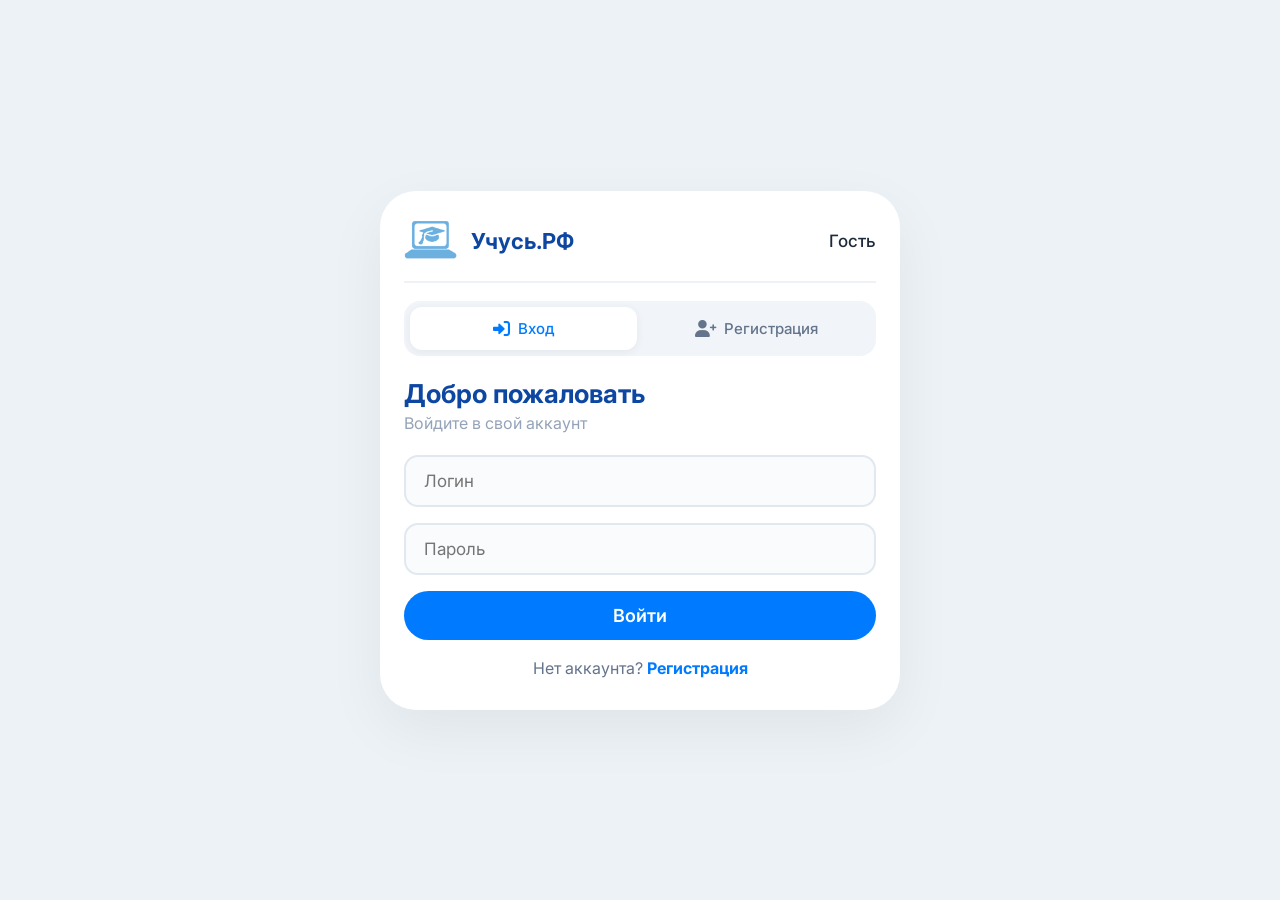
<file: index.html>
<!DOCTYPE html>
<html lang="ru">

<head>
    <meta charset="UTF-8" />
    <meta name="viewport" content="width=device-width, initial-scale=1.0" />
    <title>Вход — Учусь.РФ</title>
    <link rel="preconnect" href="https://fonts.googleapis.com" />
    <link rel="preconnect" href="https://fonts.gstatic.com" crossorigin />
    <link
        href="https://fonts.googleapis.com/css2?family=Inter:opsz,wght@14..32,400;14..32,500;14..32,600;14..32,700&display=swap"
        rel="stylesheet" />
    <link rel="stylesheet" href="https://cdnjs.cloudflare.com/ajax/libs/font-awesome/6.0.0-beta3/css/all.min.css" />
    <link rel="stylesheet" href="style.css" />
</head>

<body>
    <div id="app">
        <header class="topbar">
            <div class="logo">
                <img src="./img/students_corner.png" alt="Учусь.РФ"
                    style="height:44px; width:auto; border-radius:10px;" />
                <span>Учусь.РФ</span>
            </div>
            <div class="topbar-right">
                <span id="userName">Гость</span>
            </div>
        </header>

        <nav class="main-nav" id="mainNav">
            <a href="index.html" class="nav-link active" id="navLogin"><i class="fas fa-sign-in-alt"></i> Вход</a>
            <a href="register.html" class="nav-link" id="navRegister"><i class="fas fa-user-plus"></i> Регистрация</a>
            <a href="cabinet.html" class="nav-link" id="navRequests" style="display:none;"><i
                    class="fas fa-file-alt"></i> Заявки</a>
            <a href="new-request.html" class="nav-link" id="navNewRequest" style="display:none;"><i
                    class="fas fa-plus-circle"></i> Новая</a>
        </nav>

        <div class="page-head">
            <h2>Добро пожаловать</h2>
            <p>Войдите в свой аккаунт</p>
        </div>

        <form id="loginForm" class="auth-form">
            <div class="field">
                <input type="text" id="loginUser" placeholder="Логин" />
                <div class="error" id="loginError">Неверный логин или пароль</div>
            </div>
            <div class="field">
                <input type="password" id="loginPass" placeholder="Пароль" />
            </div>
            <button type="submit" class="btn primary">Войти</button>
        </form>

        <div class="switch">
            <a href="register.html" class="link">Нет аккаунта? <strong>Регистрация</strong></a>
        </div>

        <div id="toastContainer"></div>
    </div>

    <script src="main.js"></script>
</body>

</html>
</file>
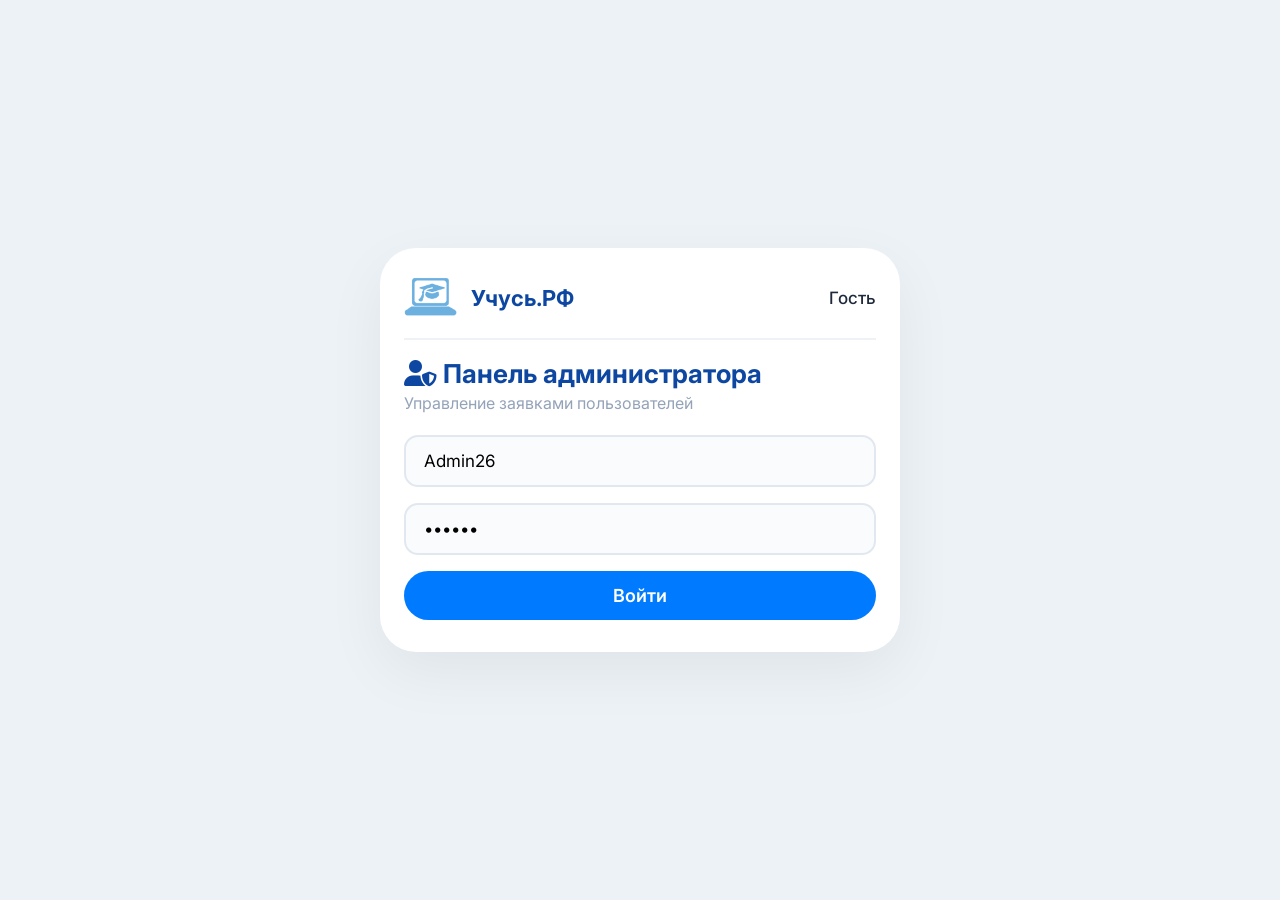
<file: admin.html>
<!DOCTYPE html>
<html lang="ru">

<head>
    <meta charset="UTF-8" />
    <meta name="viewport" content="width=device-width, initial-scale=1.0" />
    <title>Админ-панель — Учусь.РФ</title>
    <link rel="preconnect" href="https://fonts.googleapis.com" />
    <link rel="preconnect" href="https://fonts.gstatic.com" crossorigin />
    <link
        href="https://fonts.googleapis.com/css2?family=Inter:opsz,wght@14..32,400;14..32,500;14..32,600;14..32,700&display=swap"
        rel="stylesheet" />
    <link rel="stylesheet" href="https://cdnjs.cloudflare.com/ajax/libs/font-awesome/6.0.0-beta3/css/all.min.css" />
    <link rel="stylesheet" href="style.css" />
</head>

<body>
    <div id="app">
        <header class="topbar">
            <div class="logo">
                <img src="./img/students_corner.png" alt="Учусь.РФ"
                    style="height:44px; width:auto; border-radius:10px;" />
                <span>Учусь.РФ</span>
            </div>
            <div class="topbar-right">
                <span id="userName">Гость</span>
            </div>
        </header>

        <div class="page-head">
            <h2><i class="fas fa-user-shield"></i> Панель администратора</h2>
            <p>Управление заявками пользователей</p>
        </div>

        <div id="adminLoginBox">
            <form id="adminLoginForm" class="auth-form">
                <div class="field">
                    <input type="text" id="adminUser" value="Admin26" placeholder="Логин" />
                </div>
                <div class="field">
                    <input type="password" id="adminPass" value="Demo20" placeholder="Пароль" />
                </div>
                <button type="submit" class="btn primary">Войти</button>
                <div id="adminErrorMsg"
                    style="color:#dc3545; font-size:14px; margin-top:8px; text-align:center; font-weight:500; display:none;">
                </div>
            </form>
        </div>

        <div id="adminPanel" style="display:none;">
            <div class="admin-tools">
                <select id="adminFilter">
                    <option value="all">Все статусы</option>
                    <option value="Новая">Новая</option>
                    <option value="Идет обучение">Идет обучение</option>
                    <option value="Обучение завершено">Обучение завершено</option>
                </select>
                <select id="adminSort">
                    <option value="date-desc">Сначала новые</option>
                    <option value="date-asc">Сначала старые</option>
                    <option value="status">По статусу</option>
                </select>
                <button class="btn danger" id="adminLogoutBtn">Выйти</button>
            </div>
            <div id="adminRequestsList"></div>
            <div class="pagination" id="adminPagination"></div>
        </div>

        <div id="toastContainer"></div>
    </div>

    <script src="admin.js"></script>
</body>

</html>
</file>
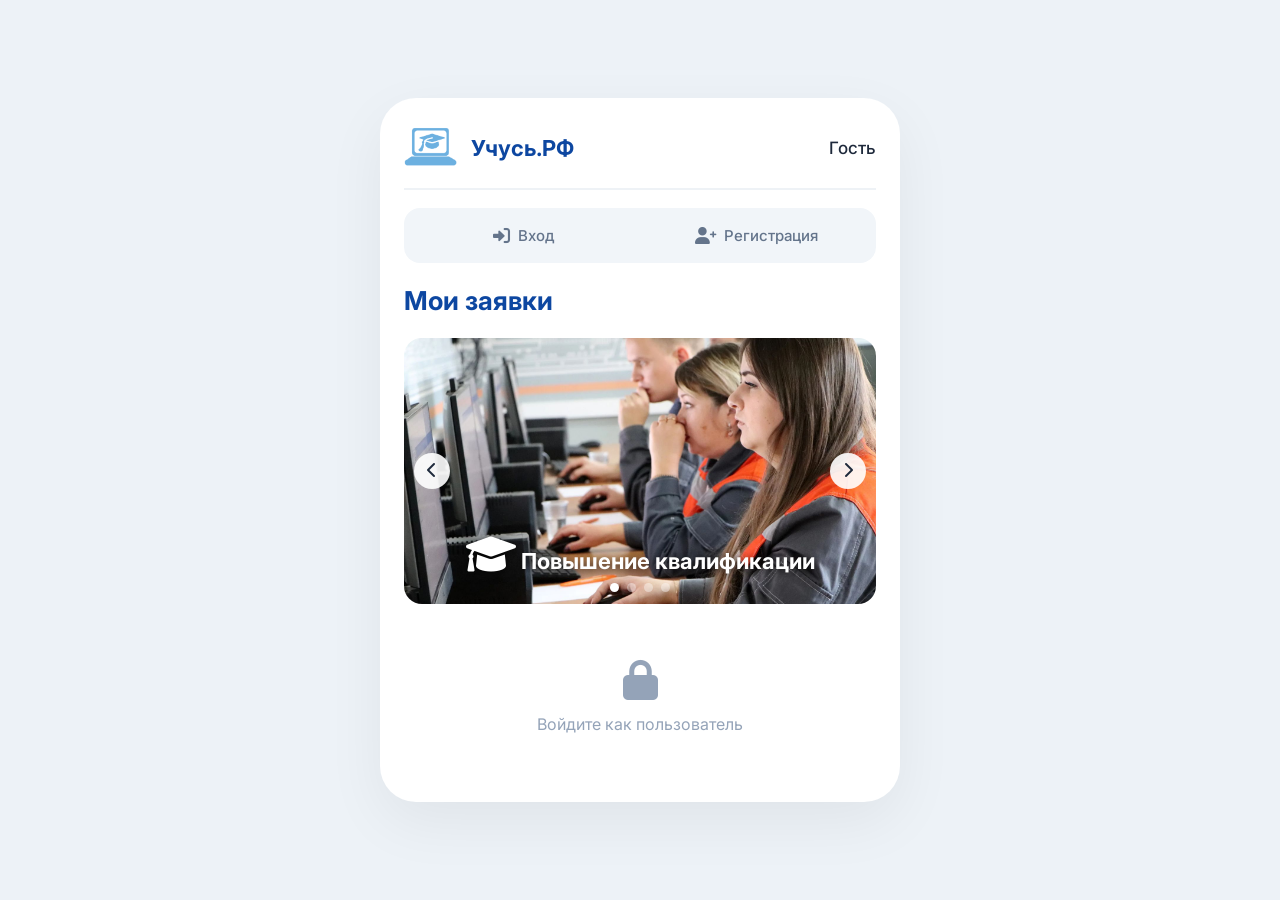
<file: cabinet.html>
<!DOCTYPE html>
<html lang="ru">

<head>
    <meta charset="UTF-8" />
    <meta name="viewport" content="width=device-width, initial-scale=1.0" />
    <title>Мои заявки — Учусь.РФ</title>
    <link rel="preconnect" href="https://fonts.googleapis.com" />
    <link rel="preconnect" href="https://fonts.gstatic.com" crossorigin />
    <link
        href="https://fonts.googleapis.com/css2?family=Inter:opsz,wght@14..32,400;14..32,500;14..32,600;14..32,700&display=swap"
        rel="stylesheet" />
    <link rel="stylesheet" href="https://cdnjs.cloudflare.com/ajax/libs/font-awesome/6.0.0-beta3/css/all.min.css" />
    <link rel="stylesheet" href="style.css" />
</head>

<body>
    <div id="app">
        <header class="topbar">
            <div class="logo">
                <img src="./img/students_corner.png" alt="Учусь.РФ"
                    style="height:44px; width:auto; border-radius:10px;" />
                <span>Учусь.РФ</span>
            </div>
            <div class="topbar-right">
                <span id="userName">Гость</span>
                <button id="logoutBtn" class="btn-icon" style="display:none;">
                    <i class="fas fa-sign-out-alt"></i>
                </button>
            </div>
        </header>

        <nav class="main-nav" id="mainNav">
            <a href="index.html" class="nav-link" id="navLogin"><i class="fas fa-sign-in-alt"></i> Вход</a>
            <a href="register.html" class="nav-link" id="navRegister"><i class="fas fa-user-plus"></i> Регистрация</a>
            <a href="cabinet.html" class="nav-link active" id="navRequests" style="display:none;"><i
                    class="fas fa-file-alt"></i> Заявки</a>
            <a href="new-request.html" class="nav-link" id="navNewRequest" style="display:none;"><i
                    class="fas fa-plus-circle"></i> Новая</a>
        </nav>

        <div class="page-head">
            <h2>Мои заявки</h2>
        </div>

        <!-- СЛАЙДЕР -->
        <div class="slider" id="mainSlider">
            <div class="slider-track" id="sliderTrack">
                <div class="slide s1"
                    style="background-image: url('./img/course_1.jpg'); background-size: cover; background-position: center; position:relative;">
                    <div
                        style="position:absolute; bottom:30px; left:0; right:0; text-align:center; color:#fff; font-size:22px; font-weight:700; text-shadow: 0 2px 10px rgba(0,0,0,0.8);">
                        <i class="fas fa-graduation-cap"></i> Повышение квалификации
                    </div>
                </div>
                <div class="slide s2"
                    style="background-image: url('./img/88-gHQq11R0.jpg'); background-size: cover; background-position: center; position:relative;">
                    <div
                        style="position:absolute; bottom:30px; left:0; right:0; text-align:center; color:#fff; font-size:22px; font-weight:700; text-shadow: 0 2px 10px rgba(0,0,0,0.8);">
                        <i class="fas fa-chalkboard-user"></i> Профпереподготовка
                    </div>
                </div>
                <div class="slide s3"
                    style="background-image: url('./img/6410690722451365045.jpg'); background-size: cover; background-position: center; position:relative;">
                    <div
                        style="position:absolute; bottom:30px; left:0; right:0; text-align:center; color:#fff; font-size:22px; font-weight:700; text-shadow: 0 2px 10px rgba(0,0,0,0.8);">
                        <i class="fas fa-hard-hat"></i> Охрана труда
                    </div>
                </div>
                <div class="slide s4"
                    style="background-image: url('./img/1678694971_sa.jpg'); background-size: cover; background-position: center; position:relative;">
                    <div
                        style="position:absolute; bottom:30px; left:0; right:0; text-align:center; color:#fff; font-size:22px; font-weight:700; text-shadow: 0 2px 10px rgba(0,0,0,0.8);">
                        <i class="fas fa-certificate"></i> Сертификация
                    </div>
                </div>
            </div>
            <button class="slider-btn prev" id="sliderPrev"><i class="fas fa-chevron-left"></i></button>
            <button class="slider-btn next" id="sliderNext"><i class="fas fa-chevron-right"></i></button>
            <div class="slider-dots" id="sliderDots"></div>
        </div>

        <div id="requestsList">
            <div class="empty"><i class="fas fa-inbox"></i>
                <p>У вас пока нет заявок</p>
            </div>
        </div>

        <div id="reviewBlock" style="display:none;">
            <hr />
            <h3>Оставить отзыв</h3>
            <div class="review-box">
                <textarea id="reviewText" placeholder="Напишите отзыв о курсе..." rows="3"></textarea>
                <button class="btn success" id="submitReview">Отправить отзыв</button>
                <div id="reviewMsg" class="hint"></div>
            </div>
        </div>

        <div id="toastContainer"></div>
    </div>

    <script src="main.js"></script>
</body>

</html>
</file>
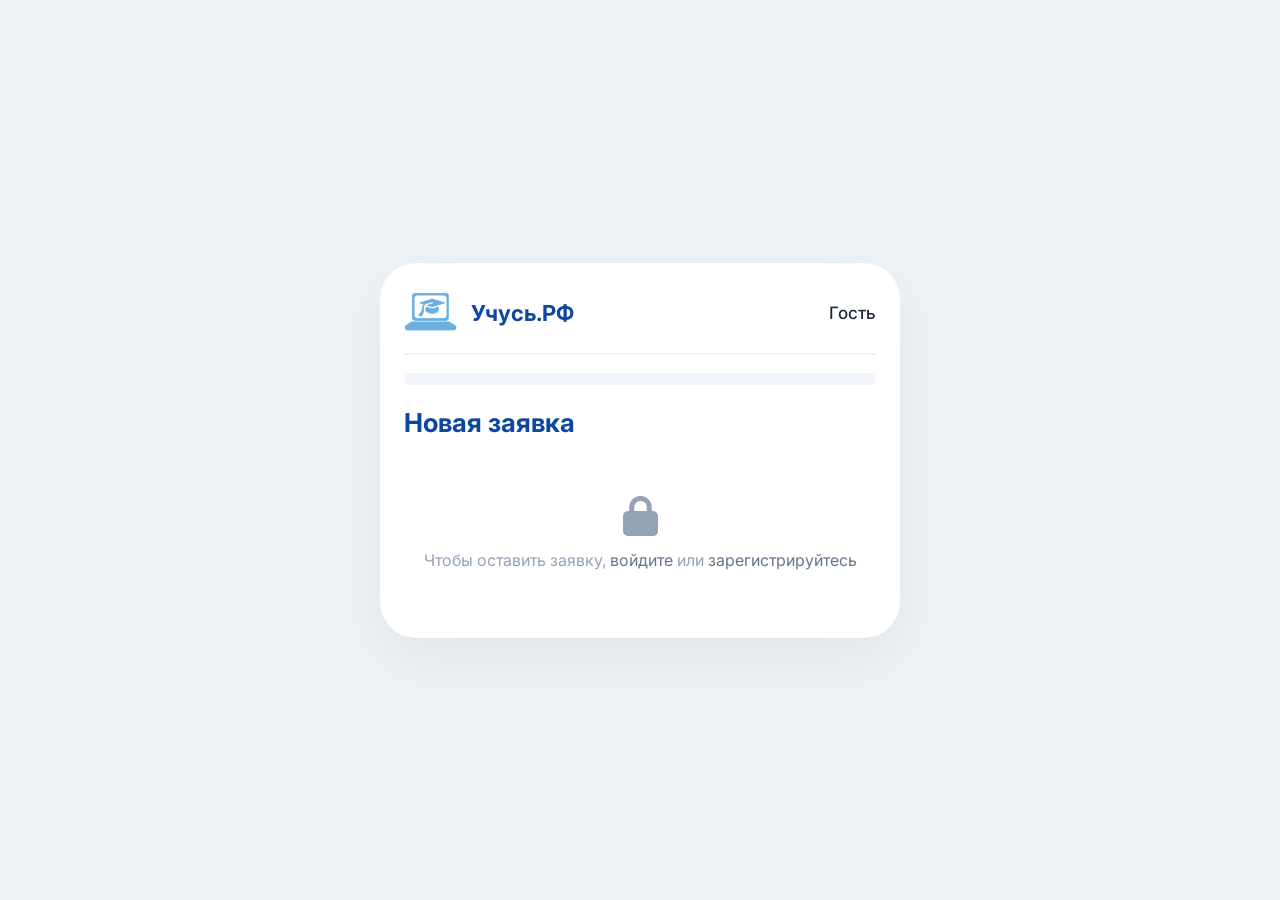
<file: new-request.html>
<!DOCTYPE html>
<html lang="ru">

<head>
    <meta charset="UTF-8" />
    <meta name="viewport" content="width=device-width, initial-scale=1.0" />
    <title>Новая заявка — Учусь.РФ</title>
    <link rel="preconnect" href="https://fonts.googleapis.com" />
    <link rel="preconnect" href="https://fonts.gstatic.com" crossorigin />
    <link
        href="https://fonts.googleapis.com/css2?family=Inter:opsz,wght@14..32,400;14..32,500;14..32,600;14..32,700&display=swap"
        rel="stylesheet" />
    <link rel="stylesheet" href="https://cdnjs.cloudflare.com/ajax/libs/font-awesome/6.0.0-beta3/css/all.min.css" />
    <link rel="stylesheet" href="style.css" />
</head>

<body>
    <div id="app">
        <header class="topbar">
            <div class="logo">
                <img src="./img/students_corner.png" alt="Учусь.РФ"
                    style="height:44px; width:auto; border-radius:10px;" />
                <span>Учусь.РФ</span>
            </div>
            <div class="topbar-right">
                <span id="userName">Гость</span>
                <button id="logoutBtn" class="btn-icon" style="display:none;">
                    <i class="fas fa-sign-out-alt"></i>
                </button>
            </div>
        </header>
        <nav class="main-nav" id="mainNav">
            <a href="cabinet.html" class="nav-link" id="navRequests"><i class="fas fa-file-alt"></i> Заявки</a>
            <a href="new-request.html" class="nav-link active" id="navNewRequest"><i class="fas fa-plus-circle"></i>
                Новая</a>
        </nav>

        <div class="page-head">
            <h2>Новая заявка</h2>
        </div>

        <div id="newRequestFormBlock">
            <form id="newRequestForm" class="auth-form">
                <div class="field">
                    <select id="requestCourse">
                        <option value="">Выберите курс...</option>
                        <option value="Повышение квалификации">Повышение квалификации</option>
                        <option value="Профпереподготовка">Профпереподготовка</option>
                        <option value="Охрана труда">Охрана труда</option>
                        <option value="Пожарная безопасность">Пожарная безопасность</option>
                    </select>
                </div>
                <div class="field">
                    <input type="text" id="requestDate" placeholder="ДД.ММ.ГГГГ" />
                    <div class="hint">Формат: ДД.ММ.ГГГГ</div>
                </div>
                <div class="field">
                    <select id="requestPayment">
                        <option value="">Способ оплаты...</option>
                        <option value="Предоплата по QR-коду">Предоплата по QR-коду</option>
                        <option value="Оплата картой МИР">Оплата картой МИР</option>
                        <option value="Постоплата в офисе">Постоплата в офисе</option>
                    </select>
                </div>
                <button type="submit" class="btn primary">Отправить</button>
            </form>
        </div>

        <div id="newRequestGuest" style="display:none;">
            <div class="empty">
                <i class="fas fa-lock"></i>
                <p>Чтобы оставить заявку, <a href="index.html" class="link">войдите</a> или <a href="register.html"
                        class="link">зарегистрируйтесь</a></p>
            </div>
        </div>

        <div id="toastContainer"></div>
    </div>

    <script src="main.js"></script>
</body>

</html>
</file>
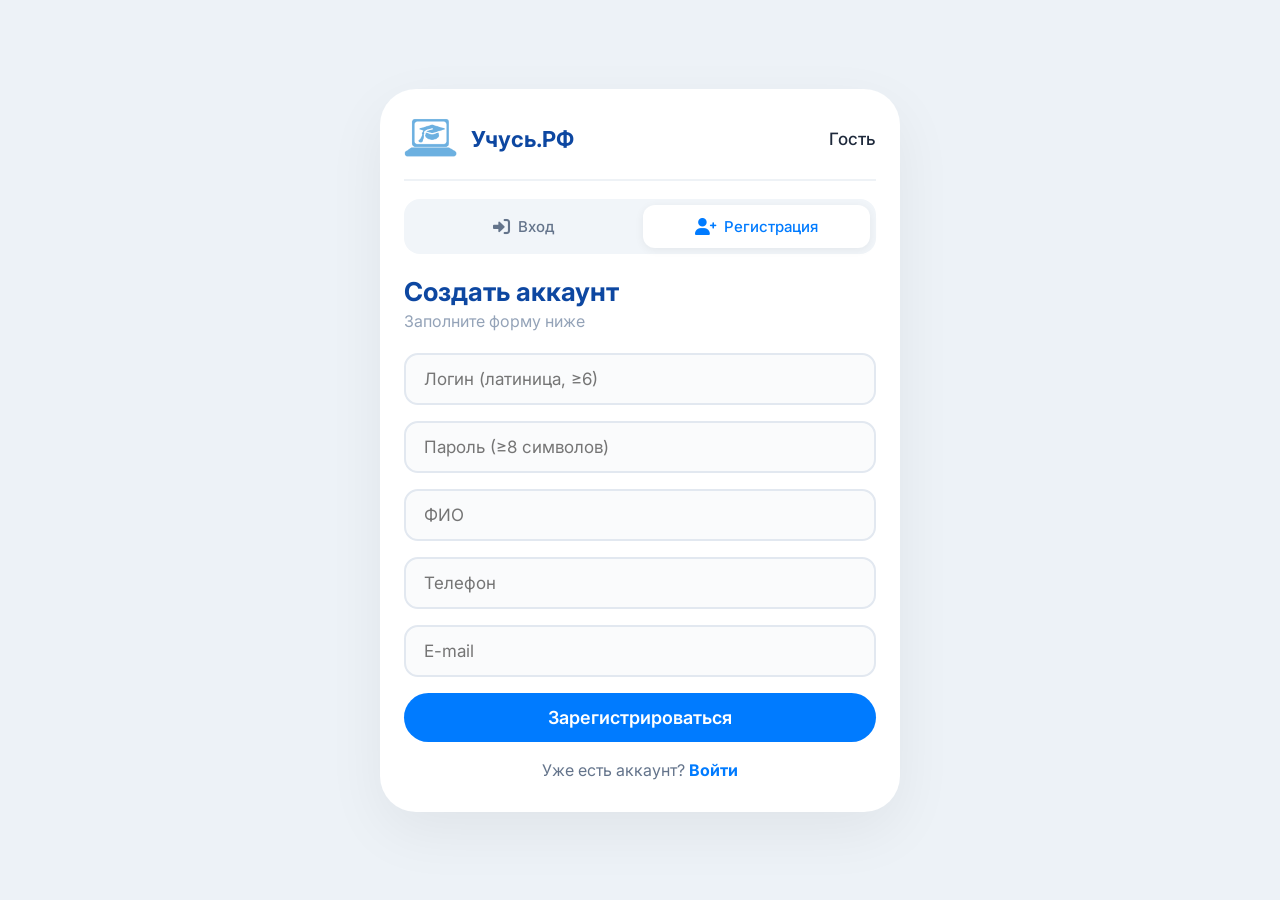
<file: register.html>
<!DOCTYPE html>
<html lang="ru">

<head>
    <meta charset="UTF-8" />
    <meta name="viewport" content="width=device-width, initial-scale=1.0" />
    <title>Регистрация — Учусь.РФ</title>
    <link rel="preconnect" href="https://fonts.googleapis.com" />
    <link rel="preconnect" href="https://fonts.gstatic.com" crossorigin />
    <link
        href="https://fonts.googleapis.com/css2?family=Inter:opsz,wght@14..32,400;14..32,500;14..32,600;14..32,700&display=swap"
        rel="stylesheet" />
    <link rel="stylesheet" href="https://cdnjs.cloudflare.com/ajax/libs/font-awesome/6.0.0-beta3/css/all.min.css" />
    <link rel="stylesheet" href="style.css" />
</head>

<body>
    <div id="app">
        <header class="topbar">
            <div class="logo">
                <img src="./img/students_corner.png" alt="Учусь.РФ"
                    style="height:44px; width:auto; border-radius:10px;" />
                <span>Учусь.РФ</span>
            </div>
            <div class="topbar-right">
                <span id="userName">Гость</span>
            </div>
        </header>

        <nav class="main-nav" id="mainNav">
            <a href="index.html" class="nav-link" id="navLogin"><i class="fas fa-sign-in-alt"></i> Вход</a>
            <a href="register.html" class="nav-link active" id="navRegister"><i class="fas fa-user-plus"></i>
                Регистрация</a>
            <a href="cabinet.html" class="nav-link" id="navRequests" style="display:none;"><i
                    class="fas fa-file-alt"></i> Заявки</a>
            <a href="new-request.html" class="nav-link" id="navNewRequest" style="display:none;"><i
                    class="fas fa-plus-circle"></i> Новая</a>
        </nav>

        <div class="page-head">
            <h2>Создать аккаунт</h2>
            <p>Заполните форму ниже</p>
        </div>

        <form id="registerForm" class="auth-form">
            <div class="field">
                <input type="text" id="regLogin" placeholder="Логин (латиница, ≥6)" />
                <div class="error" id="regLoginError">Логин ≥6 символов, только латиница и цифры</div>
            </div>
            <div class="field">
                <input type="password" id="regPass" placeholder="Пароль (≥8 символов)" />
                <div class="error" id="regPassError">Пароль должен быть ≥8 символов</div>
            </div>
            <div class="field">
                <input type="text" id="regFio" placeholder="ФИО" />
            </div>
            <div class="field">
                <input type="text" id="regPhone" placeholder="Телефон" />
            </div>
            <div class="field">
                <input type="email" id="regEmail" placeholder="E-mail" />
            </div>
            <button type="submit" class="btn primary">Зарегистрироваться</button>
        </form>

        <div class="switch">
            <a href="index.html" class="link">Уже есть аккаунт? <strong>Войти</strong></a>
        </div>

        <div id="toastContainer"></div>
    </div>

    <script src="main.js"></script>
</body>

</html>
</file>
<file: style.css>
@import url('https://fonts.googleapis.com/css2?family=Inter:ital,opsz,wght@0,14..32,100..900;1,14..32,100..900&display=swap');

* {
    margin: 0;
    padding: 0;
    box-sizing: border-box;
}

body {
    font-family: 'Inter', -apple-system, sans-serif;
    background: #edf2f7;
    min-height: 100vh;
    display: flex;
    justify-content: center;
    align-items: center;
    padding: 20px;
}

#app {
    max-width: 520px;
    width: 100%;
    background: #ffffff;
    border-radius: 36px;
    box-shadow: 0 20px 60px rgba(0, 0, 0, 0.06);
    padding: 28px 24px 32px;
}

.topbar {
    display: flex;
    justify-content: space-between;
    align-items: center;
    padding-bottom: 18px;
    margin-bottom: 18px;
    border-bottom: 2px solid #eef2f6;
}

.logo {
    display: flex;
    align-items: center;
    gap: 12px;
    text-decoration: none;
    cursor: pointer;
}

.logo span {
    font-size: 22px;
    font-weight: 700;
    color: #0d47a1;
}

.topbar-right {
    display: flex;
    align-items: center;
    gap: 12px;
    font-size: 17px;
    font-weight: 500;
    color: #1e293b;
}

.btn-icon {
    background: none;
    border: none;
    color: #94a3b8;
    font-size: 20px;
    cursor: pointer;
    padding: 6px 10px;
    border-radius: 10px;
    transition: 0.15s;
}

.btn-icon:hover {
    color: #dc3545;
    background: #f1f5f9;
}

.main-nav {
    display: flex;
    gap: 6px;
    margin-bottom: 22px;
    background: #f1f5f9;
    border-radius: 16px;
    padding: 6px;
}

.nav-link {
    flex: 1;
    display: flex;
    align-items: center;
    justify-content: center;
    gap: 8px;
    padding: 12px 8px;
    border: none;
    border-radius: 12px;
    background: transparent;
    color: #64748b;
    font-size: 15px;
    font-weight: 500;
    cursor: pointer;
    transition: 0.15s;
    font-family: inherit;
    text-decoration: none;
}

.nav-link i {
    font-size: 17px;
}

.nav-link.active {
    background: #ffffff;
    color: #007bff;
    box-shadow: 0 2px 10px rgba(0, 0, 0, 0.06);
}

.nav-link:hover:not(.active) {
    color: #0d47a1;
}

.page-head {
    margin-bottom: 22px;
}

.page-head h2 {
    font-size: 26px;
    font-weight: 700;
    color: #0d47a1;
}

.page-head p {
    font-size: 16px;
    color: #94a3b8;
    margin-top: 4px;
}

h3 {
    font-size: 18px;
    font-weight: 600;
    color: #1e293b;
    margin-bottom: 10px;
}

hr {
    border: none;
    border-top: 2px solid #eef2f6;
    margin: 20px 0;
}

.auth-form .field {
    margin-bottom: 16px;
}

.auth-form input,
.auth-form select {
    width: 100%;
    padding: 14px 18px;
    border: 2px solid #e2e8f0;
    border-radius: 14px;
    font-size: 17px;
    font-family: inherit;
    background: #fafbfc;
    transition: 0.15s;
    outline: none;
}

.auth-form input:focus,
.auth-form select:focus {
    border-color: #007bff;
    background: #ffffff;
    box-shadow: 0 0 0 4px rgba(0, 123, 255, 0.08);
}

.auth-form .error {
    font-size: 14px;
    color: #dc3545;
    margin-top: 6px;
    display: none;
}

.auth-form .error.show {
    display: block;
}

.auth-form .hint {
    font-size: 14px;
    color: #94a3b8;
    margin-top: 6px;
}

.btn {
    display: inline-flex;
    align-items: center;
    justify-content: center;
    gap: 10px;
    padding: 14px 24px;
    border: none;
    border-radius: 40px;
    font-size: 18px;
    font-weight: 600;
    cursor: pointer;
    transition: 0.15s;
    width: 100%;
    font-family: inherit;
}

.btn.primary {
    background: #007bff;
    color: #fff;
}

.btn.primary:hover {
    background: #0d47a1;
}

.btn.success {
    background: #22c55e;
    color: #fff;
}

.btn.success:hover {
    background: #16a34a;
}

.btn.danger {
    background: #ef4444;
    color: #fff;
}

.btn.danger:hover {
    background: #dc2626;
}

.btn:active {
    transform: scale(0.97);
}

.switch {
    text-align: center;
    margin-top: 18px;
}

.link {
    background: none;
    border: none;
    color: #64748b;
    font-size: 16px;
    cursor: pointer;
    font-family: inherit;
    text-decoration: none;
}

.link strong {
    color: #007bff;
}

.link:hover strong {
    text-decoration: underline;
}

.request-card {
    background: #f8fafc;
    border-radius: 16px;
    padding: 18px 20px;
    margin-bottom: 12px;
    border: 2px solid #eef2f6;
    transition: 0.15s;
}

.request-card:hover {
    border-color: #007bff;
}

.request-card .top {
    display: flex;
    justify-content: space-between;
    align-items: center;
}

.request-card .top strong {
    font-size: 18px;
    color: #0f172a;
}

.status {
    font-size: 13px;
    font-weight: 600;
    padding: 4px 16px;
    border-radius: 30px;
    text-transform: uppercase;
    letter-spacing: 0.3px;
}

.status-new {
    background: #dbeafe;
    color: #1d4ed8;
}

.status-learning {
    background: #fef3c7;
    color: #b45309;
}

.status-done {
    background: #d1fae5;
    color: #065f46;
}

.request-meta {
    font-size: 15px;
    color: #64748b;
    display: flex;
    flex-wrap: wrap;
    gap: 10px 20px;
    margin-top: 8px;
}

.request-meta i {
    color: #94a3b8;
    margin-right: 6px;
    width: 16px;
}

.empty {
    text-align: center;
    padding: 36px 0;
    color: #94a3b8;
}

.empty i {
    font-size: 40px;
    margin-bottom: 14px;
    display: block;
}

.empty p {
    font-size: 16px;
}

.slider {
    position: relative;
    border-radius: 18px;
    overflow: hidden;
    margin-bottom: 20px;
    aspect-ratio: 16/9;
}

.slider-track {
    display: flex;
    transition: transform 0.5s ease;
    height: 100%;
}

.slide {
    min-width: 100%;
    height: 100%;
    display: flex;
    flex-direction: column;
    align-items: center;
    justify-content: center;
    gap: 10px;
    color: #fff;
    font-size: 20px;
    font-weight: 600;
}

.slide i {
    font-size: 40px;
}

.s1 {
    background: #007bff;
}

.s2 {
    background: #0d47a1;
}

.s3 {
    background: #1a237e;
}

.s4 {
    background: #0d3b6e;
}

.slider-btn {
    position: absolute;
    top: 50%;
    transform: translateY(-50%);
    width: 36px;
    height: 36px;
    border: none;
    border-radius: 50%;
    background: rgba(255, 255, 255, 0.9);
    color: #1e293b;
    font-size: 16px;
    cursor: pointer;
    transition: 0.15s;
}

.slider-btn:hover {
    background: #ffffff;
}

.slider-btn.prev {
    left: 10px;
}

.slider-btn.next {
    right: 10px;
}

.slider-dots {
    position: absolute;
    bottom: 12px;
    left: 50%;
    transform: translateX(-50%);
    display: flex;
    gap: 8px;
}

.slider-dots span {
    width: 9px;
    height: 9px;
    border-radius: 50%;
    background: rgba(255, 255, 255, 0.4);
    cursor: pointer;
    transition: 0.15s;
}

.slider-dots span.active {
    background: #ffffff;
}

.review-box {
    background: #f8fafc;
    border-radius: 16px;
    padding: 16px 18px;
}

.review-box textarea {
    width: 100%;
    border: 2px solid #e2e8f0;
    border-radius: 14px;
    padding: 14px 16px;
    font-size: 16px;
    font-family: inherit;
    resize: vertical;
    min-height: 80px;
    background: #ffffff;
    outline: none;
}

.review-box textarea:focus {
    border-color: #007bff;
}

.review-box .btn {
    margin-top: 10px;
    width: auto;
    padding: 10px 24px;
    font-size: 16px;
}

.admin-tools {
    display: flex;
    gap: 8px;
    flex-wrap: wrap;
    margin-bottom: 16px;
}

.admin-tools select {
    padding: 10px 16px;
    border: 2px solid #e2e8f0;
    border-radius: 30px;
    font-size: 15px;
    font-family: inherit;
    background: #ffffff;
    flex: 1;
    min-width: 100px;
    outline: none;
}

.admin-tools .btn {
    width: auto;
    padding: 10px 20px;
    font-size: 15px;
}

.admin-request-item {
    background: #f8fafc;
    border-radius: 16px;
    padding: 16px 20px;
    margin-bottom: 12px;
    border: 2px solid #eef2f6;
}

.admin-request-item .actions {
    margin-top: 10px;
    display: flex;
    gap: 8px;
    flex-wrap: wrap;
}

.admin-request-item .actions .btn {
    width: auto;
    font-size: 14px;
    padding: 6px 18px;
}

.pagination {
    display: flex;
    gap: 8px;
    justify-content: center;
    flex-wrap: wrap;
    margin-top: 14px;
}

.pagination button {
    padding: 8px 18px;
    border: 2px solid #e2e8f0;
    border-radius: 30px;
    background: #ffffff;
    cursor: pointer;
    font-size: 15px;
    font-family: inherit;
    transition: 0.15s;
}

.pagination button.active {
    background: #007bff;
    color: #ffffff;
    border-color: #007bff;
}

.pagination button:hover:not(.active) {
    background: #f1f5f9;
}

#toastContainer {
    position: fixed;
    bottom: 24px;
    left: 50%;
    transform: translateX(-50%);
    width: 90%;
    max-width: 480px;
    z-index: 999;
}

.toast {
    background: #0f172a;
    color: #ffffff;
    padding: 16px 24px;
    border-radius: 40px;
    font-size: 16px;
    font-weight: 500;
    box-shadow: 0 8px 30px rgba(0, 0, 0, 0.15);
    margin-bottom: 10px;
    display: flex;
    align-items: center;
    gap: 12px;
    animation: slideUp 0.3s ease;
}

.toast i {
    font-size: 20px;
}

.toast.success {
    background: #22c55e;
}

.toast.error {
    background: #ef4444;
}

.toast.info {
    background: #007bff;
}

.logo img {
    height: 44px;
    width: auto;
    border-radius: 10px;
    display: block;
}

.logo {
    display: flex;
    align-items: center;
    gap: 12px;
    text-decoration: none;
    cursor: pointer;
}

.logo span {
    font-size: 22px;
    font-weight: 700;
    color: #0d47a1;
}

.btn-icon {
    background: none;
    border: none;
    color: #94a3b8;
    font-size: 20px;
    cursor: pointer;
    padding: 6px 10px;
    border-radius: 10px;
    transition: 0.15s;
}

.btn-icon:hover {
    color: #dc3545;
    background: #f1f5f9;
}

@keyframes slideUp {
    0% {
        opacity: 0;
        transform: translateY(16px);
    }

    100% {
        opacity: 1;
        transform: translateY(0);
    }
}

@media (max-width: 480px) {
    #app {
        padding: 18px 14px 22px;
        border-radius: 24px;
    }

    .nav-link {
        font-size: 13px;
        padding: 10px 6px;
    }

    .nav-link span {
        display: none;
    }

    .nav-link i {
        font-size: 18px;
    }

    .logo span {
        font-size: 18px;
    }

    .page-head h2 {
        font-size: 22px;
    }

    .auth-form input,
    .auth-form select {
        font-size: 15px;
        padding: 12px 14px;
    }

    .btn {
        font-size: 16px;
        padding: 12px 20px;
    }

    .slide {
        font-size: 16px;
    }

    .slide i {
        font-size: 32px;
    }
}
</file>
